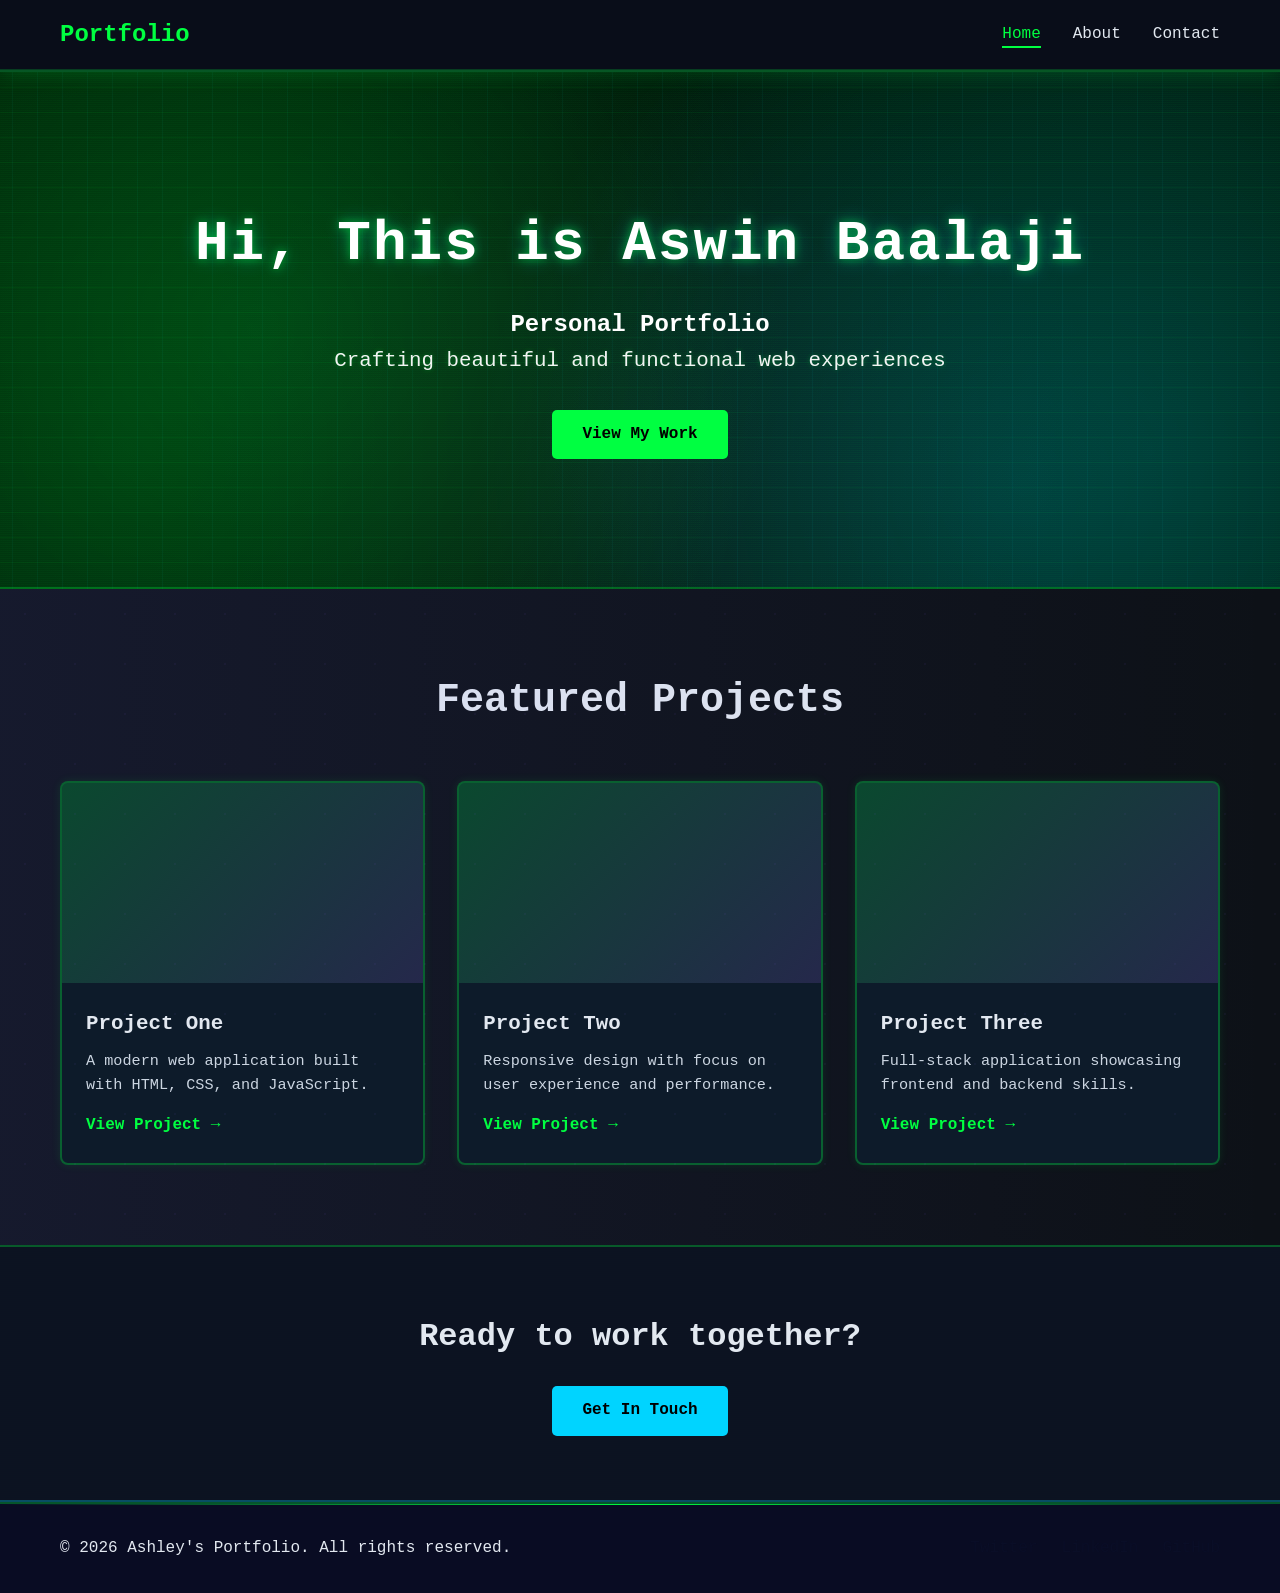
<file: index.html>
<!DOCTYPE html>
<html lang="en">
<head>
    <meta charset="UTF-8">
    <meta name="viewport" content="width=device-width, initial-scale=1.0">
    <title>Personal Portfolio - Home</title>
    <link rel="stylesheet" href="styles.css">
</head>
<body>
    <!-- Matrix falling code effect -->
    <div class="matrix-container" id="matrixContainer"></div>

    <!-- Navigation -->
    <nav class="navbar">
        <div class="container">
            <div class="logo">Portfolio</div>
            <ul class="nav-links">
                <li><a href="index.html" class="active">Home</a></li>
                <li><a href="about.html">About</a></li>
                <li><a href="contact.html">Contact</a></li>
            </ul>
        </div>
    </nav>

    <!-- Hero Section -->
    <section class="hero">
        <div class="container">
            <h1>Hi, This is Aswin Baalaji</h1>
            <h2> Personal Portfolio</h2>
            <p>Crafting beautiful and functional web experiences</p>
            <a href="#projects" class="btn btn-primary">View My Work</a>
        </div>
    </section>

    <!-- Featured Projects -->
    <section id="projects" class="projects">
        <div class="container">
            <h2>Featured Projects</h2>
            <div class="projects-grid">
                <div class="project-card">
                    <div class="project-image"></div>
                    <h3>Project One</h3>
                    <p>A modern web application built with HTML, CSS, and JavaScript.</p>
                    <a href="#" class="link">View Project →</a>
                </div>
                <div class="project-card">
                    <div class="project-image"></div>
                    <h3>Project Two</h3>
                    <p>Responsive design with focus on user experience and performance.</p>
                    <a href="#" class="link">View Project →</a>
                </div>
                <div class="project-card">
                    <div class="project-image"></div>
                    <h3>Project Three</h3>
                    <p>Full-stack application showcasing frontend and backend skills.</p>
                    <a href="#" class="link">View Project →</a>
                </div>
            </div>
        </div>
    </section>

    <!-- Call to Action -->
    <section class="cta">
        <div class="container">
            <h2>Ready to work together?</h2>
            <a href="contact.html" class="btn btn-secondary">Get In Touch</a>
        </div>
    </section>

    <!-- Footer -->
    <footer class="footer">
        <div class="container">
            <p>&copy; 2026 Ashley's Portfolio. All rights reserved.</p>
            <div class="social-links">
                <a href="#" target="_blank">Twitter</a>
                <a href="#" target="_blank">LinkedIn</a>
                <a href="#" target="_blank">GitHub</a>
            </div>
        </div>
    </footer>

    <script src="script.js"></script>
</body>
</html>
</file>
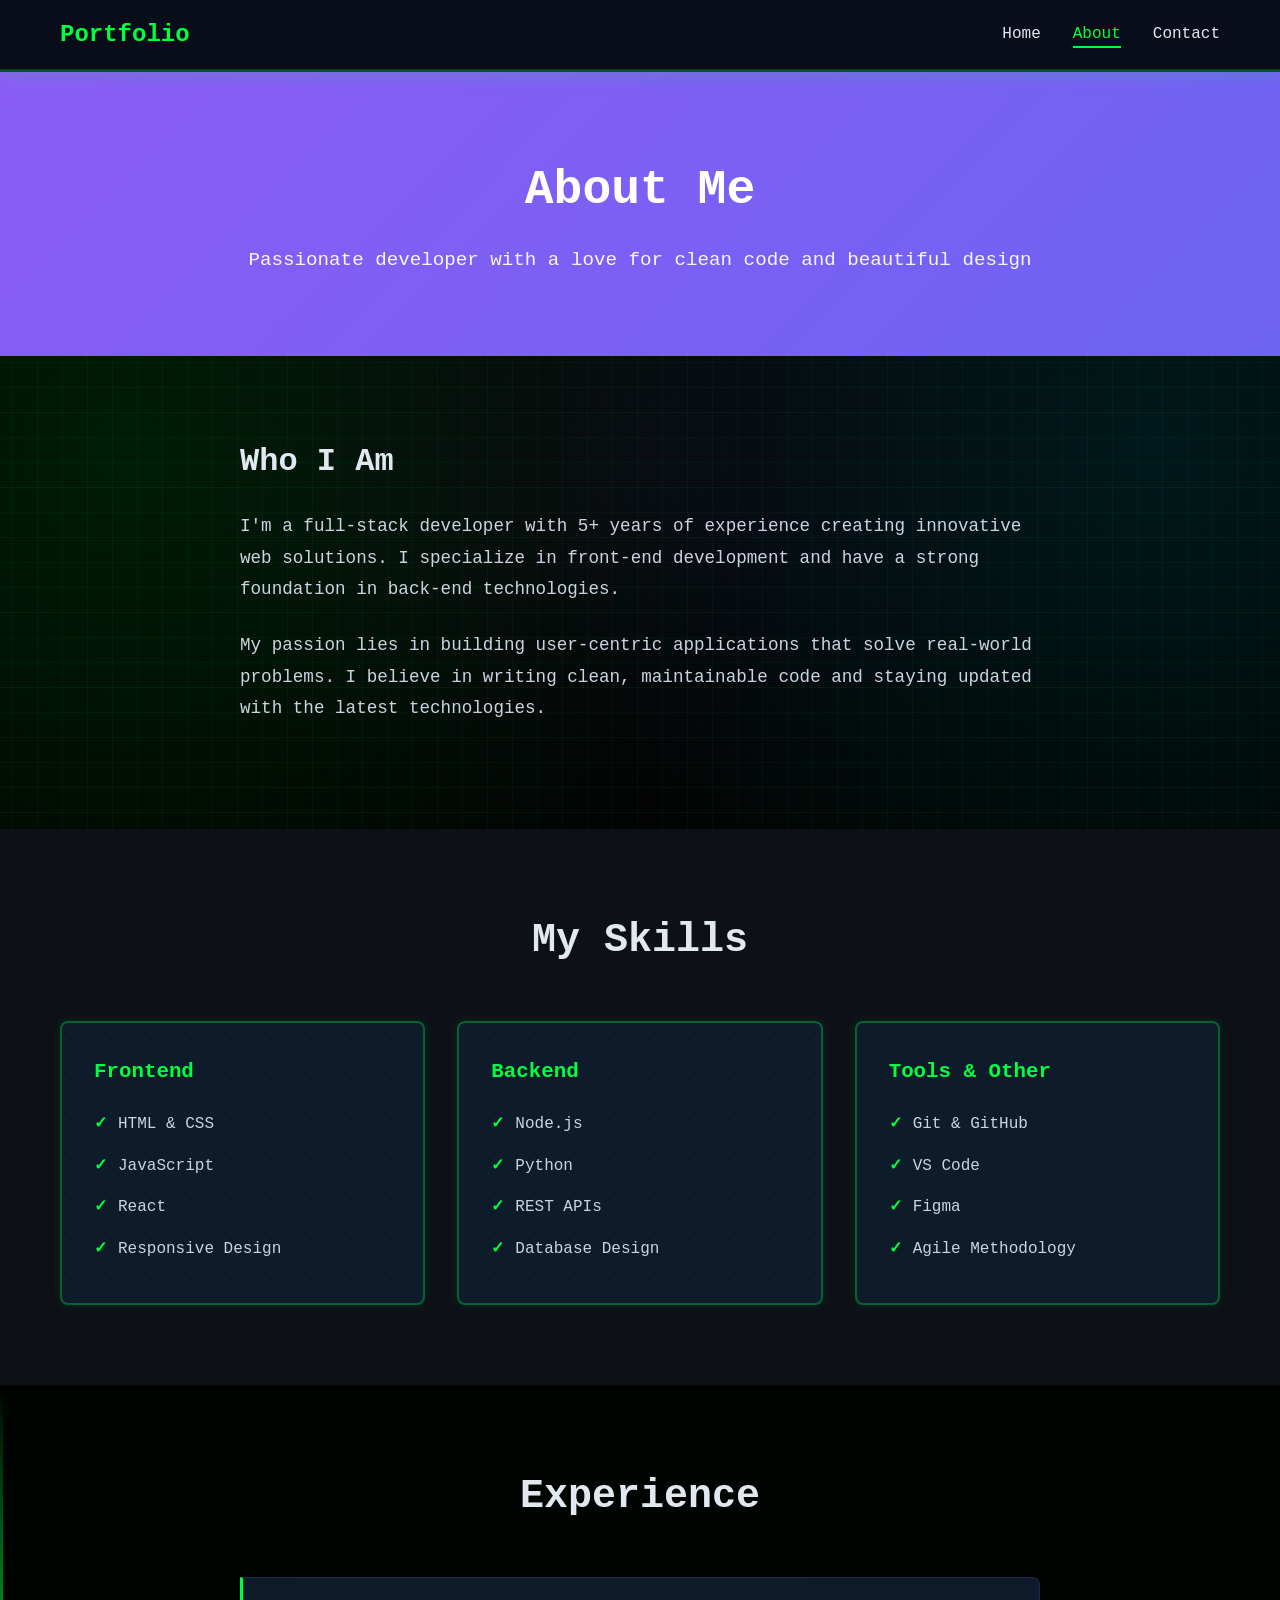
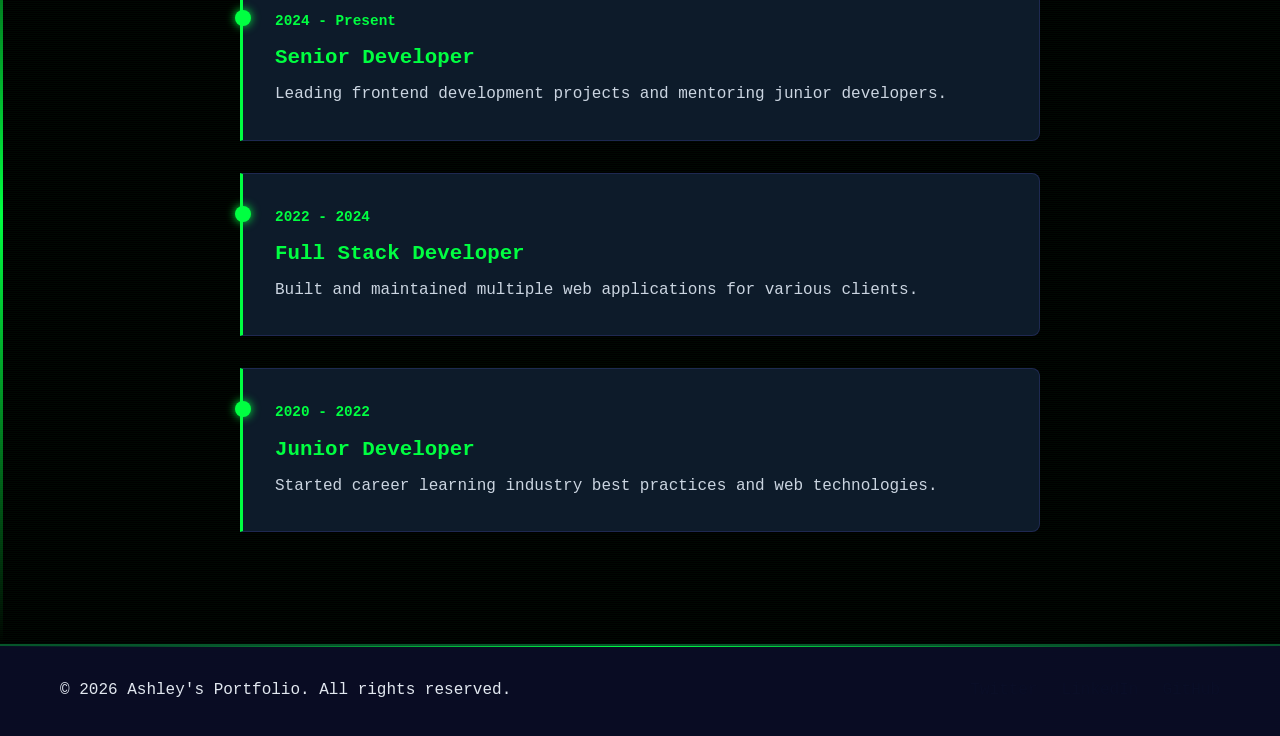
<file: about.html>
<!DOCTYPE html>
<html lang="en">
<head>
    <meta charset="UTF-8">
    <meta name="viewport" content="width=device-width, initial-scale=1.0">
    <title>Portfolio - About</title>
    <link rel="stylesheet" href="styles.css">
</head>
<body>
    <!-- Navigation -->
    <nav class="navbar">
        <div class="container">
            <div class="logo">Portfolio</div>
            <ul class="nav-links">
                <li><a href="index.html">Home</a></li>
                <li><a href="about.html" class="active">About</a></li>
                <li><a href="contact.html">Contact</a></li>
            </ul>
        </div>
    </nav>

    <!-- About Section -->
    <section class="about-hero">
        <div class="container">
            <h1>About Me</h1>
            <p>Passionate developer with a love for clean code and beautiful design</p>
        </div>
    </section>

    <!-- Bio Section -->
    <section class="bio">
        <div class="container">
            <div class="bio-content">
                <div class="bio-text">
                    <h2>Who I Am</h2>
                    <p>I'm a full-stack developer with 5+ years of experience creating innovative web solutions. I specialize in front-end development and have a strong foundation in back-end technologies.</p>
                    <p>My passion lies in building user-centric applications that solve real-world problems. I believe in writing clean, maintainable code and staying updated with the latest technologies.</p>
                </div>
            </div>
        </div>
    </section>

    <!-- Skills Section -->
    <section class="skills">
        <div class="container">
            <h2>My Skills</h2>
            <div class="skills-grid">
                <div class="skill-category">
                    <h3>Frontend</h3>
                    <ul>
                        <li>HTML & CSS</li>
                        <li>JavaScript</li>
                        <li>React</li>
                        <li>Responsive Design</li>
                    </ul>
                </div>
                <div class="skill-category">
                    <h3>Backend</h3>
                    <ul>
                        <li>Node.js</li>
                        <li>Python</li>
                        <li>REST APIs</li>
                        <li>Database Design</li>
                    </ul>
                </div>
                <div class="skill-category">
                    <h3>Tools & Other</h3>
                    <ul>
                        <li>Git & GitHub</li>
                        <li>VS Code</li>
                        <li>Figma</li>
                        <li>Agile Methodology</li>
                    </ul>
                </div>
            </div>
        </div>
    </section>

    <!-- Experience Section -->
    <section class="experience">
        <div class="container">
            <h2>Experience</h2>
            <div class="timeline">
                <div class="timeline-item">
                    <div class="timeline-date">2024 - Present</div>
                    <h3>Senior Developer</h3>
                    <p>Leading frontend development projects and mentoring junior developers.</p>
                </div>
                <div class="timeline-item">
                    <div class="timeline-date">2022 - 2024</div>
                    <h3>Full Stack Developer</h3>
                    <p>Built and maintained multiple web applications for various clients.</p>
                </div>
                <div class="timeline-item">
                    <div class="timeline-date">2020 - 2022</div>
                    <h3>Junior Developer</h3>
                    <p>Started career learning industry best practices and web technologies.</p>
                </div>
            </div>
        </div>
    </section>

    <!-- Footer -->
    <footer class="footer">
        <div class="container">
            <p>&copy; 2026 Ashley's Portfolio. All rights reserved.</p>
            <div class="social-links">
                <a href="#" target="_blank">Twitter</a>
                <a href="#" target="_blank">LinkedIn</a>
                <a href="#" target="_blank">GitHub</a>
            </div>
        </div>
    </footer>

    <script src="script.js"></script>
</body>
</html>
</file>
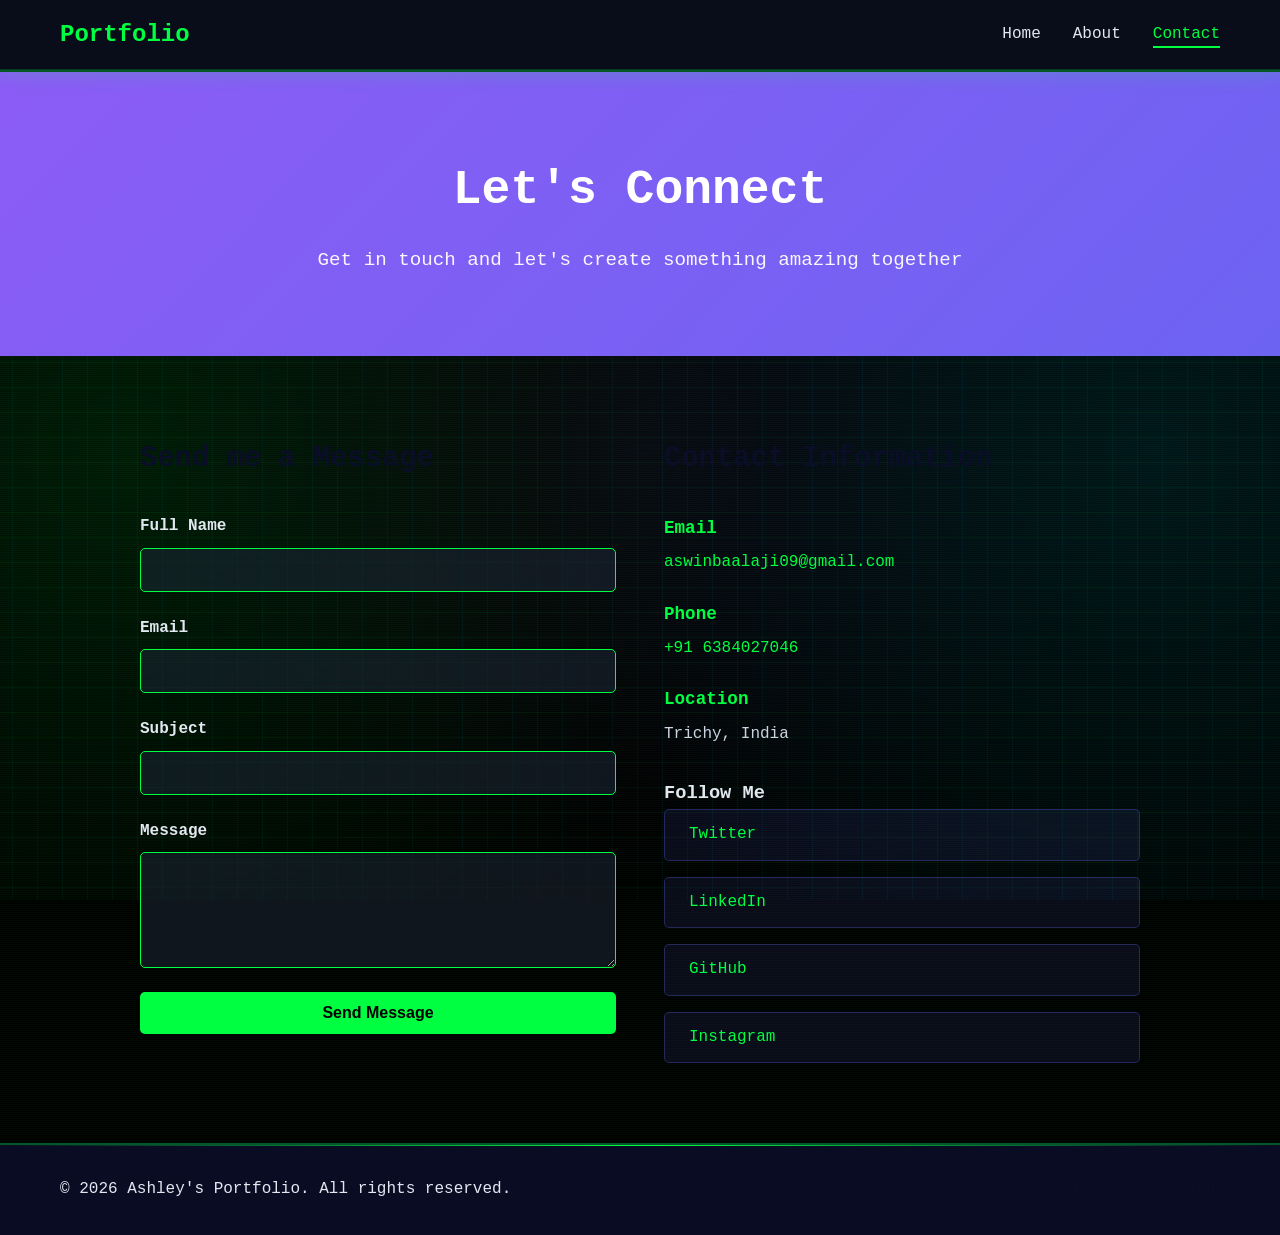
<file: contact.html>
<!DOCTYPE html>
<html lang="en">
<head>
    <meta charset="UTF-8">
    <meta name="viewport" content="width=device-width, initial-scale=1.0">
    <title>Portfolio - Contact</title>
    <link rel="stylesheet" href="styles.css">
</head>
<body>
    <!-- Navigation -->
    <nav class="navbar">
        <div class="container">
            <div class="logo">Portfolio</div>
            <ul class="nav-links">
                <li><a href="index.html">Home</a></li>
                <li><a href="about.html">About</a></li>
                <li><a href="contact.html" class="active">Contact</a></li>
            </ul>
        </div>
    </nav>

    <!-- Contact Hero Section -->
    <section class="contact-hero">
        <div class="container">
            <h1>Let's Connect</h1>
            <p>Get in touch and let's create something amazing together</p>
        </div>
    </section>

    <!-- Contact Content -->
    <section class="contact-content">
        <div class="container">
            <div class="contact-wrapper">
                <!-- Contact Form -->
                <div class="contact-form-section">
                    <h2>Send me a Message</h2>
                    <form class="contact-form" id="contactForm">
                        <div class="form-group">
                            <label for="name">Full Name</label>
                            <input type="text" id="name" name="name" required>
                        </div>
                        <div class="form-group">
                            <label for="email">Email</label>
                            <input type="email" id="email" name="email" required>
                        </div>
                        <div class="form-group">
                            <label for="subject">Subject</label>
                            <input type="text" id="subject" name="subject" required>
                        </div>
                        <div class="form-group">
                            <label for="message">Message</label>
                            <textarea id="message" name="message" rows="5" required></textarea>
                        </div>
                        <button type="submit" class="btn btn-primary">Send Message</button>
                    </form>
                </div>

                <!-- Contact Info -->
                <div class="contact-info-section">
                    <h2>Contact Information</h2>
                    <div class="contact-info">
                        <div class="info-item">
                            <h3>Email</h3>
                            <p><a href="mailto:aswinbaalaji09@gmail.com">aswinbaalaji09@gmail.com</a></p>
                        </div>
                        <div class="info-item">
                            <h3>Phone</h3>
                            <p><a href="6384027046">+91 6384027046</a></p>
                        </div>
                        <div class="info-item">
                            <h3>Location</h3>
                            <p>Trichy, India</p>
                        </div>
                    </div>

                    <h3 style="margin-top: 2rem;">Follow Me</h3>
                    <div class="social-links-large">
                        <a href="#" target="_blank" class="social-icon">Twitter</a>
                        <a href="#" target="_blank" class="social-icon">LinkedIn</a>
                        <a href="#" target="_blank" class="social-icon">GitHub</a>
                        <a href="#" target="_blank" class="social-icon">Instagram</a>
                    </div>
                </div>
            </div>
        </div>
    </section>

    <!-- Footer -->
    <footer class="footer">
        <div class="container">
            <p>&copy; 2026 Ashley's Portfolio. All rights reserved.</p>
            <div class="social-links">
                <a href="#" target="_blank">Twitter</a>
                <a href="#" target="_blank">LinkedIn</a>
                <a href="#" target="_blank">GitHub</a>
            </div>
        </div>
    </footer>

    <script src="script.js"></script>
</body>
</html>
</file>
<file: styles.css>
/* ============================================
   GENERAL STYLES
   ============================================ */

* {
    margin: 0;
    padding: 0;
    box-sizing: border-box;
}

/* Matrix falling code container */
.matrix-container {
    position: fixed;
    top: 0;
    left: 0;
    width: 100%;
    height: 100%;
    pointer-events: none;
    z-index: 0;
    overflow: hidden;
}

.matrix-char {
    position: absolute;
    color: var(--primary-color);
    font-family: 'Courier New', monospace;
    font-size: 20px;
    text-shadow: 0 0 10px var(--primary-color);
    opacity: 0;
    font-weight: bold;
    letter-spacing: 2px;
}

.matrix-char.falling {
    animation: matrix-fall linear forwards;
}

:root {
    --primary-color: #00ff41;
    --secondary-color: #0a0e27;
    --accent-color: #00d4ff;
    --text-color: #e2e8f0;
    --light-bg: #0d1117;
    --white: #0a0e27;
    --border-color: #00ff41;
    --transition: all 0.3s ease;
    --dark-bg: #010409;
    --card-bg: #0d1b2a;
    --neon-green: #00ff41;
    --neon-cyan: #00d4ff;
    --neon-purple: #b026ff;
}

html {
    scroll-behavior: smooth;
}

body {
    font-family: 'Courier New', monospace;
    color: var(--text-color);
    line-height: 1.6;
    background: #000000;
    background-image: 
        repeating-linear-gradient(
            0deg,
            rgba(0, 255, 65, 0.03) 0px,
            rgba(0, 255, 65, 0.03) 1px,
            transparent 1px,
            transparent 2px
        );
    animation: scanlines 8s linear infinite;
    min-height: 100vh;
    position: relative;
    overflow-x: hidden;
}

/* Hacker matrix effect background */
body::before {
    content: '';
    position: fixed;
    top: 0;
    left: 0;
    width: 100%;
    height: 100%;
    background: radial-gradient(circle at 10% 50%, rgba(0, 255, 65, 0.1) 0%, transparent 50%),
                radial-gradient(circle at 90% 50%, rgba(0, 212, 255, 0.1) 0%, transparent 50%),
                radial-gradient(circle at 50% 50%, rgba(176, 38, 255, 0.05) 0%, transparent 60%);
    animation: cyber-glow 15s ease-in-out infinite;
    pointer-events: none;
    z-index: 0;
}

body::after {
    content: '';
    position: fixed;
    top: 0;
    left: 0;
    width: 100%;
    height: 100%;
    background-image: 
        linear-gradient(0deg, transparent 24%, rgba(0, 255, 65, 0.05) 25%, rgba(0, 255, 65, 0.05) 26%, transparent 27%, transparent 74%, rgba(0, 255, 65, 0.05) 75%, rgba(0, 255, 65, 0.05) 76%, transparent 77%, transparent),
        linear-gradient(90deg, transparent 24%, rgba(0, 212, 255, 0.05) 25%, rgba(0, 212, 255, 0.05) 26%, transparent 27%, transparent 74%, rgba(0, 212, 255, 0.05) 75%, rgba(0, 212, 255, 0.05) 76%, transparent 77%, transparent);
    background-size: 50px 50px;
    animation: grid-move 20s linear infinite;
    pointer-events: none;
    z-index: 0;
}

/* Ensure content appears above background effects */
.navbar,
section {
    position: relative;
    z-index: 1;
}

.container {
    max-width: 1200px;
    margin: 0 auto;
    padding: 0 20px;
}

/* ============================================
   NAVIGATION
   ============================================ */

.navbar {
    background-color: rgba(10, 14, 27, 0.95);
    backdrop-filter: blur(10px);
    box-shadow: 0 0 20px rgba(0, 255, 65, 0.2), inset 0 -1px 0 rgba(0, 255, 65, 0.2);
    position: sticky;
    top: 0;
    z-index: 1000;
    border-bottom: 2px solid rgba(0, 255, 65, 0.3);
}

.navbar .container {
    display: flex;
    justify-content: space-between;
    align-items: center;
    padding: 1rem 20px;
}

.logo {
    font-size: 1.5rem;
    font-weight: bold;
    color: var(--primary-color);
}

.nav-links {
    display: flex;
    list-style: none;
    gap: 2rem;
}

.nav-links a {
    text-decoration: none;
    color: var(--text-color);
    font-weight: 500;
    transition: var(--transition);
    position: relative;
}

.nav-links a::after {
    content: '';
    position: absolute;
    bottom: -5px;
    left: 0;
    width: 0;
    height: 2px;
    background-color: var(--primary-color);
    transition: var(--transition);
}

.nav-links a:hover::after,
.nav-links a.active::after {
    width: 100%;
}

.nav-links a:hover,
.nav-links a.active {
    color: var(--primary-color);
}

/* ============================================
   BUTTONS
   ============================================ */

.btn {
    display: inline-block;
    padding: 12px 30px;
    border-radius: 5px;
    text-decoration: none;
    font-weight: 600;
    transition: var(--transition);
    border: none;
    cursor: pointer;
    font-size: 1rem;
}

.btn-primary {
    background-color: var(--primary-color);
    color: #000000;
    font-weight: bold;
}

.btn-primary:hover {
    background-color: #00ff41;
    transform: translateY(-2px);
    box-shadow: 0 0 20px rgba(0, 255, 65, 0.5), 0 0 40px rgba(0, 255, 65, 0.3);
}

.btn-secondary {
    background-color: var(--accent-color);
    color: #000000;
    font-weight: bold;
}

.btn-secondary:hover {
    background-color: #00d4ff;
    transform: translateY(-2px);
    box-shadow: 0 0 20px rgba(0, 212, 255, 0.5), 0 0 40px rgba(0, 212, 255, 0.3);
}

/* ============================================
   HERO SECTION (HOME PAGE)
   ============================================ */

.hero {
    background: linear-gradient(135deg, rgba(0, 255, 65, 0.1) 0%, rgba(0, 212, 255, 0.1) 100%);
    background-size: 400% 400%;
    animation: cyber-shift 10s ease infinite;
    color: #ffffff;
    padding: 8rem 0;
    text-align: center;
    position: relative;
    overflow: hidden;
    border-bottom: 2px solid rgba(0, 255, 65, 0.3);
}

.hero::before {
    content: '';
    position: absolute;
    top: 0;
    left: 0;
    right: 0;
    bottom: 0;
    background: radial-gradient(circle at 20% 50%, rgba(0, 255, 65, 0.15) 0%, transparent 50%),
                radial-gradient(circle at 80% 80%, rgba(0, 212, 255, 0.15) 0%, transparent 50%);
    animation: cyber-pulse 6s ease-in-out infinite;
    pointer-events: none;
}

.hero > .container {
    position: relative;
    z-index: 1;
}

.hero h1 {
    font-size: 3.5rem;
    margin-bottom: 1rem;
    font-weight: bold;
    text-shadow: 0 0 10px rgba(0, 255, 65, 0.5), 0 0 20px rgba(0, 212, 255, 0.3);
    letter-spacing: 2px;
}

.hero p {
    font-size: 1.3rem;
    margin-bottom: 2rem;
    opacity: 0.95;
    text-shadow: 0 0 5px rgba(0, 255, 65, 0.3);
}

/* ============================================
   PROJECTS SECTION
   ============================================ */

.projects {
    padding: 5rem 0;
    background-color: var(--light-bg);
    position: relative;
    overflow: hidden;
}

.projects::before {
    content: '';
    position: absolute;
    top: 0;
    left: -100%;
    width: 200%;
    height: 100%;
    background: linear-gradient(90deg, transparent, rgba(99, 102, 241, 0.1), transparent);
    animation: shimmer 8s infinite;
    pointer-events: none;
}

.projects::after {
    content: '';
    position: absolute;
    top: 0;
    right: -100%;
    width: 200%;
    height: 100%;
    background: radial-gradient(circle, rgba(139, 92, 246, 0.05) 1px, transparent 1px);
    background-size: 50px 50px;
    animation: drift 20s linear infinite;
    pointer-events: none;
}

.projects h2 {
    font-size: 2.5rem;
    text-align: center;
    margin-bottom: 3rem;
    color: var(--text-color);
}

.projects-grid {
    display: grid;
    grid-template-columns: repeat(auto-fit, minmax(300px, 1fr));
    gap: 2rem;
}

.project-card {
    background-color: var(--card-bg);
    border-radius: 8px;
    overflow: hidden;
    box-shadow: 0 0 10px rgba(0, 255, 65, 0.1);
    transition: var(--transition);
    border: 2px solid rgba(0, 255, 65, 0.3);
    position: relative;
}

.project-card::after {
    content: '';
    position: absolute;
    top: 0;
    left: -100%;
    width: 100%;
    height: 100%;
    background: linear-gradient(90deg, transparent, rgba(0, 255, 65, 0.3), transparent);
    animation: shine 3s infinite;
    pointer-events: none;
}

.project-card:hover {
    transform: translateY(-5px);
    box-shadow: 0 0 20px rgba(0, 255, 65, 0.5), 0 0 30px rgba(0, 212, 255, 0.3);
    border-color: rgba(0, 255, 65, 0.8);
}

.project-image {
    width: 100%;
    height: 200px;
    background: linear-gradient(-45deg, rgba(0, 255, 65, 0.2), rgba(0, 212, 255, 0.2), rgba(176, 38, 255, 0.2), rgba(0, 255, 65, 0.2));
    background-size: 400% 400%;
    animation: cyber-shift 8s ease infinite;
}

.project-card h3 {
    padding: 1.5rem 1.5rem 0.5rem;
    font-size: 1.3rem;
}

.project-card p {
    padding: 0 1.5rem;
    color: #cbd5e1;
    font-size: 0.95rem;
}

.project-card .link {
    display: inline-block;
    padding: 1rem 1.5rem 1.5rem;
    color: var(--primary-color);
    text-decoration: none;
    font-weight: 600;
    transition: var(--transition);
}

.project-card .link:hover {
    color: #1d4ed8;
}

/* ============================================
   CTA SECTION
   ============================================ */

.cta {
    background-color: rgba(15, 23, 42, 0.8);
    color: var(--text-color);
    padding: 4rem 0;
    text-align: center;
    border-top: 2px solid rgba(0, 255, 65, 0.3);
    border-bottom: 2px solid rgba(0, 212, 255, 0.3);
}

.cta h2 {
    font-size: 2rem;
    margin-bottom: 1.5rem;
}

/* ============================================
   ABOUT PAGE HERO
   ============================================ */

.about-hero {
    background: linear-gradient(-45deg, #667eea, #764ba2, #6366f1, #8b5cf6);
    background-size: 400% 400%;
    animation: gradient-shift 8s ease infinite;
    color: #ffffff;
    padding: 5rem 0;
    text-align: center;
}

.about-hero h1 {
    font-size: 3rem;
    margin-bottom: 1rem;
}

.about-hero p {
    font-size: 1.2rem;
    opacity: 0.95;
}

/* ============================================
   BIO SECTION
   ============================================ */

.bio {
    padding: 5rem 0;
}

.bio-content {
    max-width: 800px;
    margin: 0 auto;
}

.bio-text h2 {
    font-size: 2rem;
    margin-bottom: 1.5rem;
    color: var(--text-color);
}

.bio-text p {
    font-size: 1.1rem;
    margin-bottom: 1.5rem;
    line-height: 1.8;
    color: #cbd5e1;
}

/* ============================================
   SKILLS SECTION
   ============================================ */

.skills {
    padding: 5rem 0;
    background-color: var(--light-bg);
}

.skills h2 {
    font-size: 2.5rem;
    text-align: center;
    margin-bottom: 3rem;
    color: var(--text-color);
}

.skills-grid {
    display: grid;
    grid-template-columns: repeat(auto-fit, minmax(250px, 1fr));
    gap: 2rem;
}

.skill-category {
    background-color: var(--card-bg);
    padding: 2rem;
    border-radius: 8px;
    box-shadow: 0 0 10px rgba(0, 255, 65, 0.1);
    border: 2px solid rgba(0, 255, 65, 0.3);
    position: relative;
    overflow: hidden;
    transition: var(--transition);
}

.skill-category::before {
    content: '';
    position: absolute;
    top: -50%;
    right: -50%;
    width: 200%;
    height: 200%;
    background: radial-gradient(circle, rgba(0, 255, 65, 0.1) 1px, transparent 1px);
    background-size: 20px 20px;
    animation: rotate 20s linear infinite;
    opacity: 0.5;
    pointer-events: none;
}

.skill-category:hover {
    border-color: rgba(0, 255, 65, 0.8);
    box-shadow: 0 0 20px rgba(0, 255, 65, 0.4);
}

.skill-category h3 {
    font-size: 1.3rem;
    color: var(--primary-color);
    margin-bottom: 1rem;
}

.skill-category ul {
    list-style: none;
}

.skill-category li {
    padding: 0.5rem 0;
    color: #cbd5e1;
    padding-left: 1.5rem;
    position: relative;
}

.skill-category li::before {
    content: '✓';
    position: absolute;
    left: 0;
    color: var(--primary-color);
    font-weight: bold;
}

/* ============================================
   EXPERIENCE SECTION
   ============================================ */

.experience {
    padding: 5rem 0;
    position: relative;
    overflow: hidden;
}

.experience::before {
    content: '';
    position: absolute;
    left: 0;
    top: 0;
    width: 3px;
    height: 100%;
    background: linear-gradient(180deg, transparent, var(--primary-color), transparent);
    animation: timeline-glow 3s ease-in-out infinite;
}

.experience h2 {
    font-size: 2.5rem;
    text-align: center;
    margin-bottom: 3rem;
    color: var(--text-color);
}

.timeline {
    max-width: 800px;
    margin: 0 auto;
}

.timeline-item {
    padding: 2rem;
    border-left: 3px solid var(--primary-color);
    margin-bottom: 2rem;
    background-color: var(--card-bg);
    border-radius: 0 8px 8px 0;
    transition: var(--transition);
    border: 1px solid rgba(99, 102, 241, 0.2);
    border-left: 3px solid var(--primary-color);
    position: relative;
}

.timeline-item::before {
    content: '';
    position: absolute;
    left: -8px;
    top: 2rem;
    width: 16px;
    height: 16px;
    background: var(--primary-color);
    border-radius: 50%;
    box-shadow: 0 0 10px var(--primary-color);
    animation: pulse-dot 2s ease-in-out infinite;
}

.timeline-item:hover {
    background-color: rgba(99, 102, 241, 0.1);
    border-color: rgba(99, 102, 241, 0.5);
}

.timeline-date {
    color: var(--primary-color);
    font-weight: bold;
    font-size: 0.9rem;
    margin-bottom: 0.5rem;
}

.timeline-item h3 {
    font-size: 1.3rem;
    color: var(--primary-color);
    margin-bottom: 0.5rem;
}

.timeline-item p {
    color: #cbd5e1;
}

/* ============================================
   CONTACT PAGE
   ============================================ */

.contact-hero {
    background: linear-gradient(-45deg, #667eea, #764ba2, #6366f1, #8b5cf6);
    background-size: 400% 400%;
    animation: gradient-shift 8s ease infinite;
    color: #ffffff;
    padding: 5rem 0;
    text-align: center;
}

.contact-hero h1 {
    font-size: 3rem;
    margin-bottom: 1rem;
}

.contact-hero p {
    font-size: 1.2rem;
    opacity: 0.95;
}

.contact-content {
    padding: 5rem 0;
}

.contact-wrapper {
    display: grid;
    grid-template-columns: 1fr 1fr;
    gap: 3rem;
    max-width: 1000px;
    margin: 0 auto;
}

/* ============================================
   CONTACT FORM
   ============================================ */

.contact-form-section h2 {
    font-size: 1.8rem;
    margin-bottom: 2rem;
    color: var(--secondary-color);
}

.contact-form {
    display: flex;
    flex-direction: column;
}

.form-group {
    margin-bottom: 1.5rem;
    display: flex;
    flex-direction: column;
}

.form-group label {
    font-weight: 600;
    margin-bottom: 0.5rem;
    color: var(--text-color);
}

.form-group input,
.form-group textarea {
    padding: 0.75rem;
    border: 1px solid var(--border-color);
    border-radius: 5px;
    font-size: 1rem;
    font-family: inherit;
    transition: var(--transition);
    background-color: rgba(30, 41, 59, 0.5);
    color: var(--text-color);
}

.form-group input:focus,
.form-group textarea:focus {
    outline: none;
    border-color: var(--primary-color);
    box-shadow: 0 0 0 3px rgba(37, 99, 235, 0.1);
}

/* ============================================
   CONTACT INFO
   ============================================ */

.contact-info-section h2 {
    font-size: 1.8rem;
    margin-bottom: 2rem;
    color: var(--secondary-color);
}

.contact-info {
    display: flex;
    flex-direction: column;
    gap: 1.5rem;
}

.info-item h3 {
    font-size: 1.1rem;
    color: var(--primary-color);
    margin-bottom: 0.5rem;
}

.info-item p {
    color: #cbd5e1;
}

.info-item a {
    color: var(--primary-color);
    text-decoration: none;
    transition: var(--transition);
}

.info-item a:hover {
    color: #1d4ed8;
}

/* ============================================
   SOCIAL LINKS
   ============================================ */

.social-links {
    display: flex;
    gap: 1.5rem;
    justify-content: center;
    align-items: center;
}

.social-links a {
    color: var(--white);
    text-decoration: none;
    transition: var(--transition);
}

.social-links a:hover {
    opacity: 0.8;
    transform: translateY(-2px);
}

.social-links-large {
    display: flex;
    flex-direction: column;
    gap: 1rem;
}

.social-icon {
    display: inline-block;
    padding: 0.75rem 1.5rem;
    background-color: rgba(99, 102, 241, 0.1);
    color: var(--primary-color);
    text-decoration: none;
    border-radius: 5px;
    transition: var(--transition);
    font-weight: 500;
    border: 1px solid rgba(99, 102, 241, 0.3);
    position: relative;
    overflow: hidden;
}

.social-icon::before {
    content: '';
    position: absolute;
    top: 50%;
    left: 50%;
    width: 0;
    height: 0;
    background: radial-gradient(circle, rgba(255, 255, 255, 0.3), transparent);
    border-radius: 50%;
    transform: translate(-50%, -50%);
    transition: width 0.6s, height 0.6s;
}

.social-icon:hover::before {
    width: 300px;
    height: 300px;
}

.social-icon:hover {
    background-color: var(--primary-color);
    color: var(--white);
    transform: translateX(5px);
}

/* ============================================
   FOOTER
   ============================================ */

.footer {
    background-color: rgba(10, 14, 39, 0.9);
    color: var(--text-color);
    padding: 2rem 0;
    text-align: center;
    border-top: 2px solid rgba(0, 255, 65, 0.3);
    position: relative;
    overflow: hidden;
}

.footer::before {
    content: '';
    position: absolute;
    top: 0;
    left: 0;
    right: 0;
    height: 1px;
    background: linear-gradient(90deg, transparent, var(--primary-color), transparent);
    animation: shimmer 2s ease-in-out infinite;
}

.footer .container {
    display: flex;
    justify-content: space-between;
    align-items: center;
}

.footer p {
    margin: 0;
}

/* ============================================
   RESPONSIVE DESIGN
   ============================================ */

@media (max-width: 768px) {
    .nav-links {
        gap: 1rem;
    }

    .hero h1 {
        font-size: 2.5rem;
    }

    .hero p {
        font-size: 1rem;
    }

    .projects h2,
    .skills h2,
    .experience h2 {
        font-size: 2rem;
    }

    .about-hero h1 {
        font-size: 2rem;
    }

    .contact-hero h1 {
        font-size: 2rem;
    }

    .contact-wrapper {
        grid-template-columns: 1fr;
    }

    .footer .container {
        flex-direction: column;
        gap: 1rem;
    }

    .skills-grid,
    .projects-grid {
        grid-template-columns: 1fr;
    }

    .social-links {
        flex-wrap: wrap;
    }
}

/* ============================================
   ANIMATIONS
   ============================================ */

@keyframes gradient-shift {
    0% {
        background-position: 0% 50%;
    }
    50% {
        background-position: 100% 50%;
    }
    100% {
        background-position: 0% 50%;
    }
}

@keyframes float {
    0%, 100% {
        transform: translateY(0px);
    }
    50% {
        transform: translateY(20px);
    }
}

@keyframes pulse {
    0%, 100% {
        opacity: 1;
    }
    50% {
        opacity: 0.5;
    }
}

@keyframes glow {
    0%, 100% {
        box-shadow: 0 0 5px rgba(99, 102, 241, 0.5);
    }
    50% {
        box-shadow: 0 0 20px rgba(99, 102, 241, 0.8);
    }
}

@keyframes float-bg {
    0%, 100% {
        transform: translate(0, 0);
    }
    25% {
        transform: translate(-30px, -30px);
    }
    50% {
        transform: translate(-50px, 0);
    }
    75% {
        transform: translate(-30px, 30px);
    }
}

@keyframes float-bg-alt {
    0%, 100% {
        transform: translate(0, 0);
    }
    25% {
        transform: translate(30px, 30px);
    }
    50% {
        transform: translate(50px, 0);
    }
    75% {
        transform: translate(30px, -30px);
    }
}

@keyframes shimmer {
    0% {
        left: -100%;
    }
    100% {
        left: 100%;
    }
}

@keyframes drift {
    0% {
        right: -100%;
    }
    100% {
        right: 100%;
    }
}

@keyframes particles {
    0% {
        transform: translateY(0) translateX(0);
        opacity: 1;
    }
    100% {
        transform: translateY(-100vh) translateX(100px);
        opacity: 0;
    }
}

@keyframes bubble {
    0% {
        transform: translateY(0) scale(1);
        opacity: 0;
    }
    10% {
        opacity: 1;
    }
    90% {
        opacity: 1;
    }
    100% {
        transform: translateY(-100vh) scale(0.5);
        opacity: 0;
    }
}

@keyframes rotate {
    0% {
        transform: rotate(0deg);
    }
    100% {
        transform: rotate(360deg);
    }
}

@keyframes shine {
    0% {
        left: -100%;
    }
    100% {
        left: 100%;
    }
}

@keyframes timeline-glow {
    0%, 100% {
        opacity: 0.3;
    }
    50% {
        opacity: 1;
    }
}

@keyframes pulse-dot {
    0%, 100% {
        transform: scale(1);
        box-shadow: 0 0 10px var(--primary-color);
    }
    50% {
        transform: scale(1.2);
        box-shadow: 0 0 20px var(--primary-color);
    }
}

@keyframes scanlines {
    0% {
        background-position: 0 0;
    }
    100% {
        background-position: 0 10px;
    }
}

@keyframes grid-move {
    0% {
        background-position: 0 0, 0 0;
    }
    100% {
        background-position: 50px 50px, 50px 50px;
    }
}

@keyframes cyber-glow {
    0%, 100% {
        opacity: 0.5;
    }
    50% {
        opacity: 1;
    }
}

@keyframes cyber-shift {
    0% {
        background-position: 0% 50%;
    }
    50% {
        background-position: 100% 50%;
    }
    100% {
        background-position: 0% 50%;
    }
}

@keyframes cyber-pulse {
    0%, 100% {
        transform: scale(1);
    }
    50% {
        transform: scale(1.1);
    }
}

@keyframes matrix-fall {
    0% {
        top: -100%;
        opacity: 0;
    }
    10% {
        opacity: 1;
    }
    90% {
        opacity: 1;
    }
    100% {
        top: 100vh;
        opacity: 0;
    }
}

@media (max-width: 480px) {
    .container {
        padding: 0 15px;
    }

    .navbar .container {
        flex-direction: column;
        gap: 1rem;
    }

    .nav-links {
        gap: 0.5rem;
        font-size: 0.9rem;
    }

    .hero h1 {
        font-size: 1.8rem;
    }

    .hero p {
        font-size: 0.9rem;
    }

    .btn {
        padding: 10px 20px;
        font-size: 0.9rem;
    }

    .projects h2,
    .skills h2,
    .experience h2 {
        font-size: 1.5rem;
    }

    .contact-form-section h2,
    .contact-info-section h2 {
        font-size: 1.3rem;
    }
}
</file>
